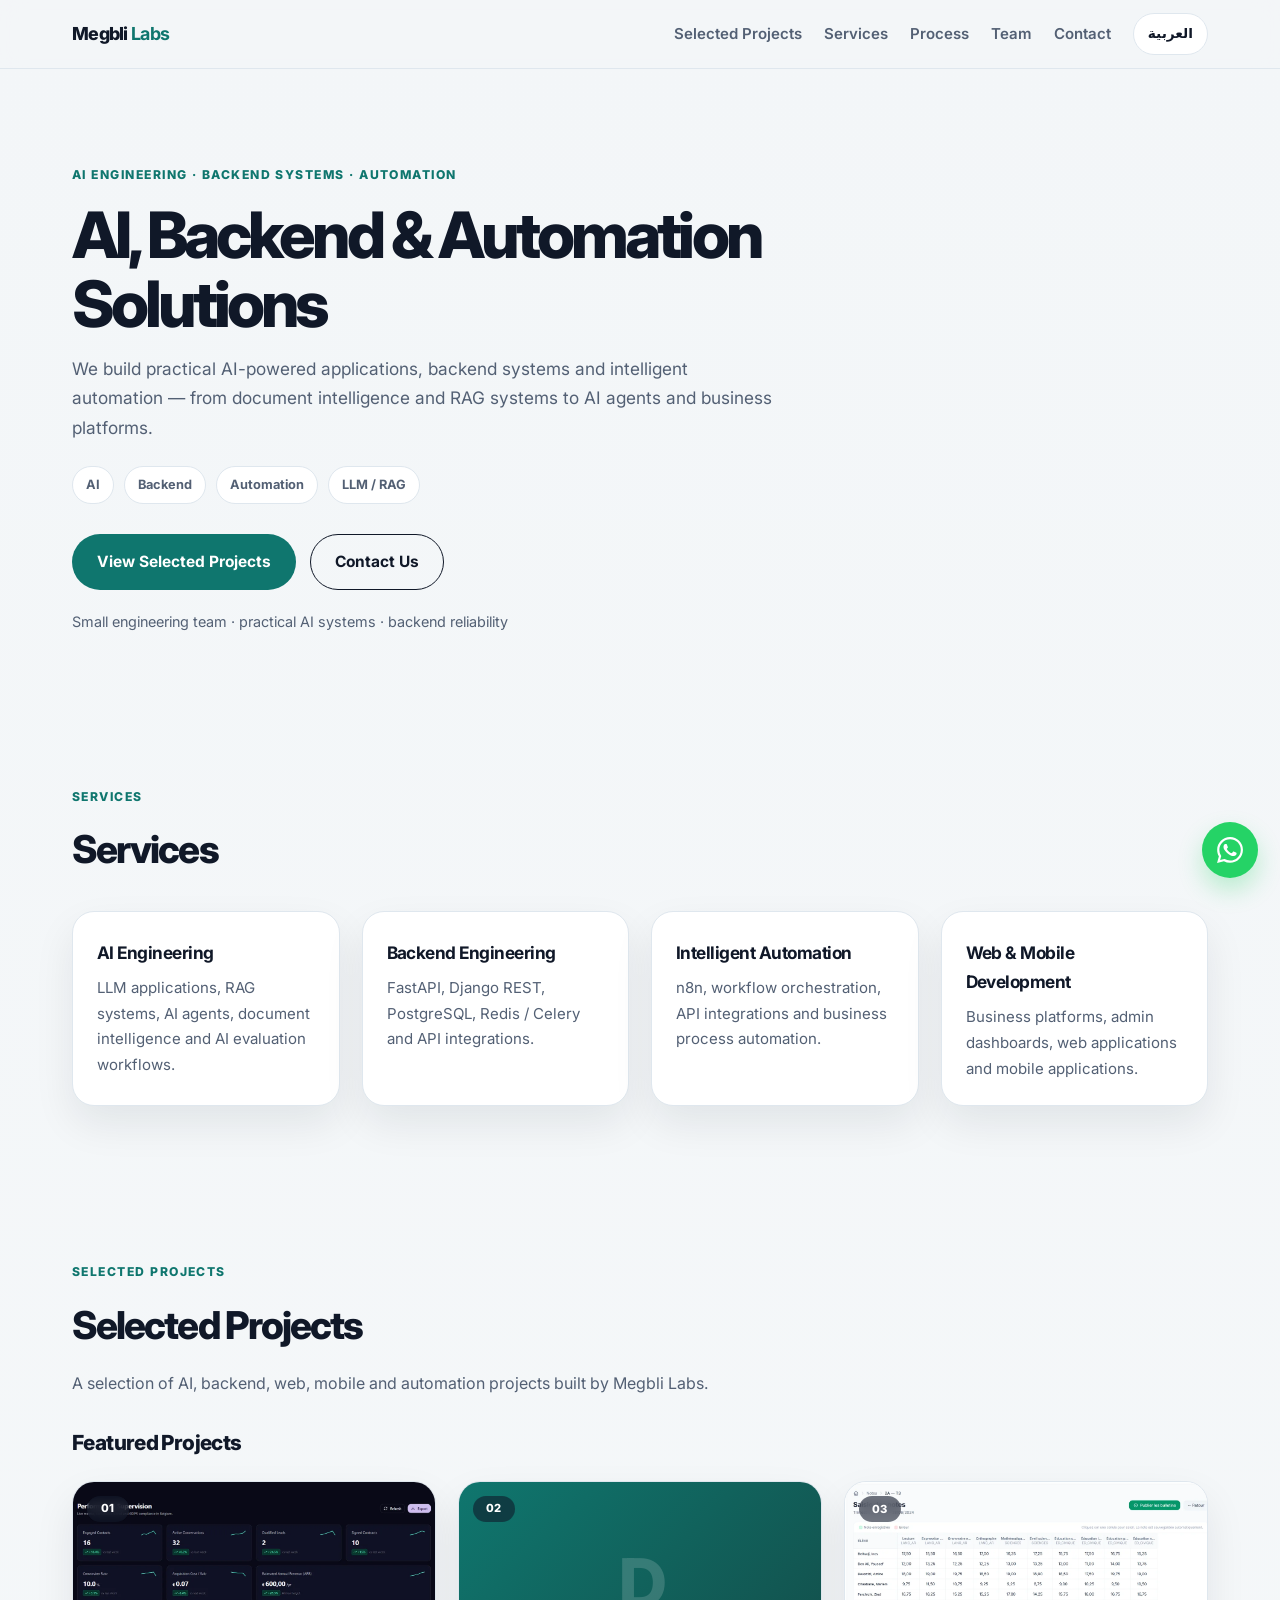
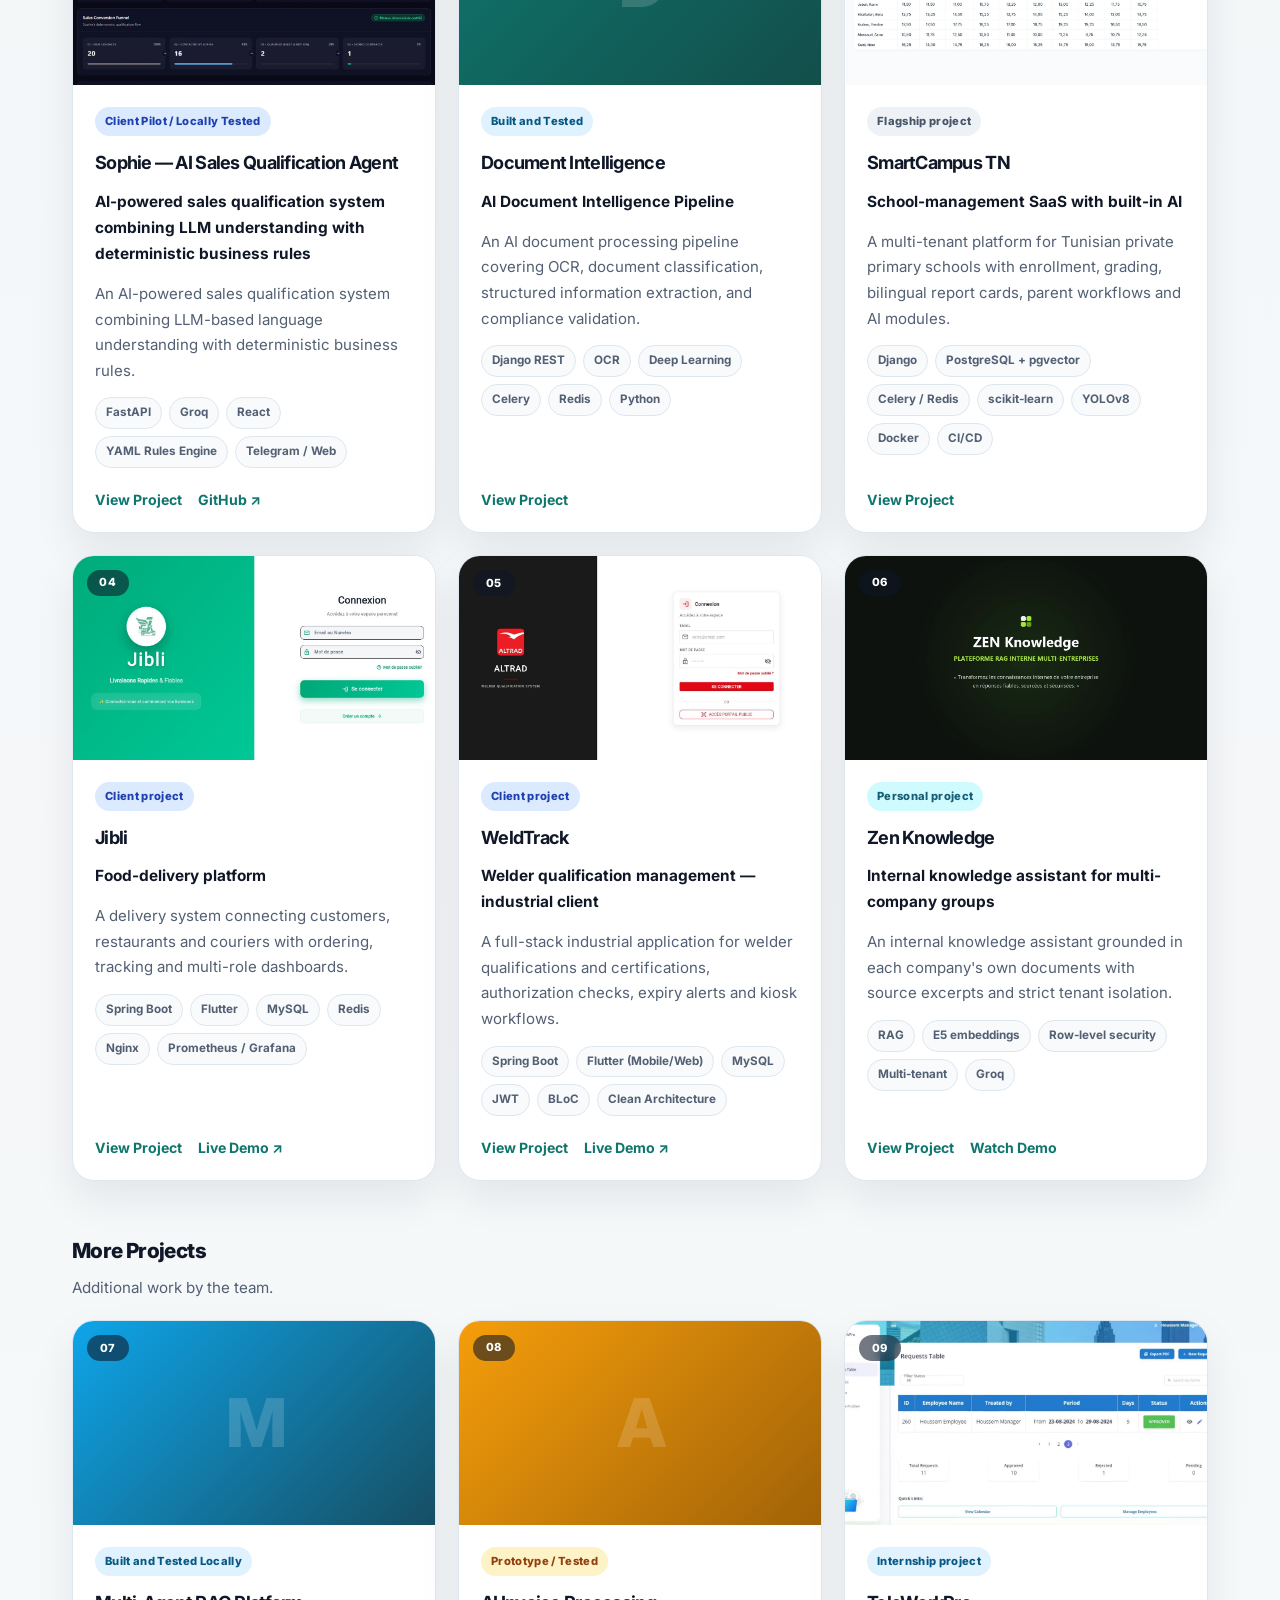
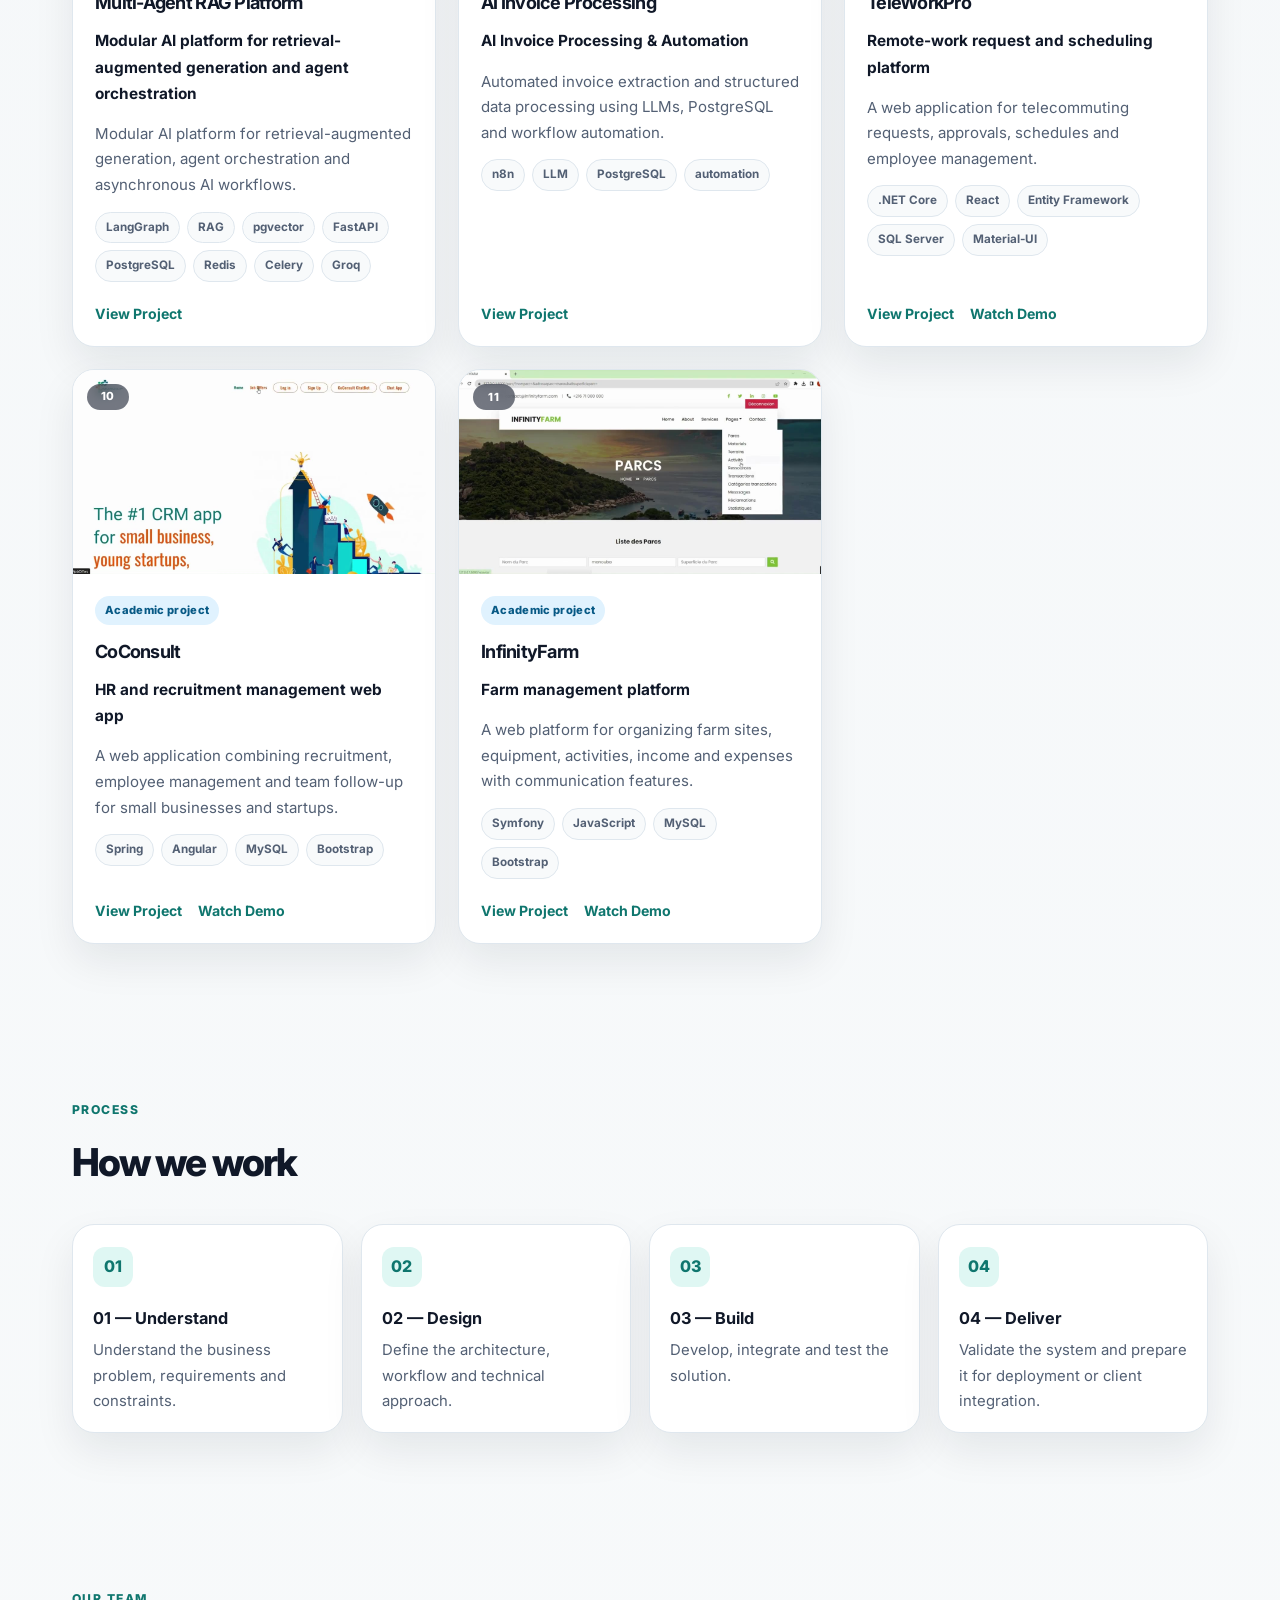
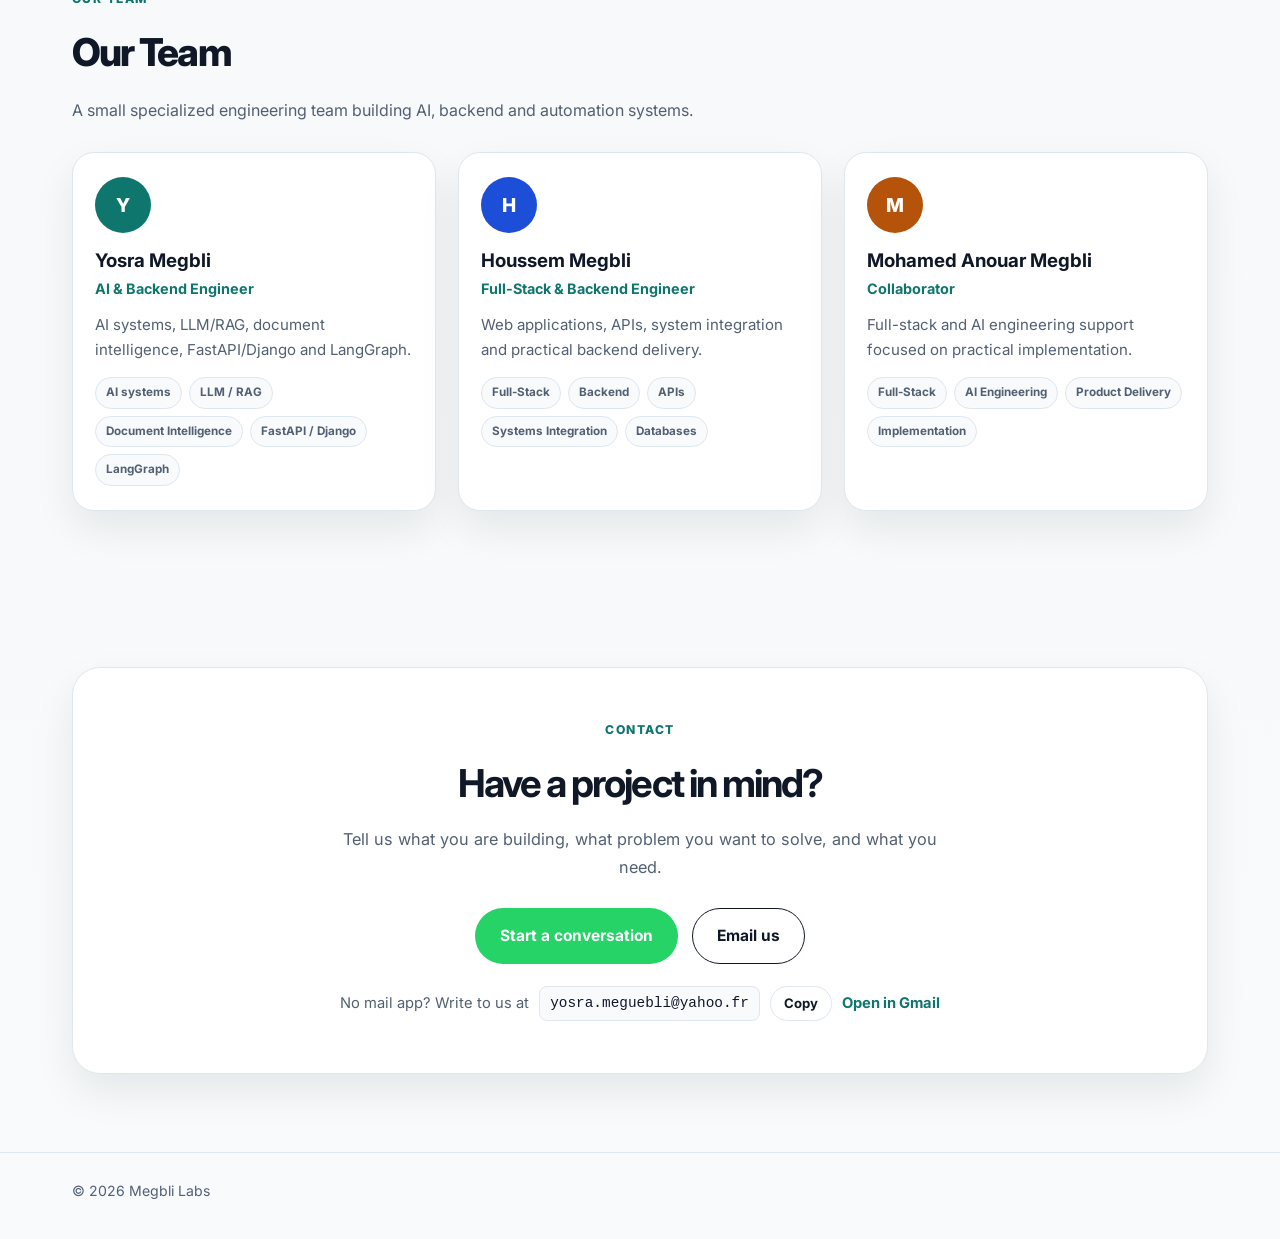
<file: index.html>
<!DOCTYPE html>
<html lang="en" dir="ltr">
<head>
  <meta charset="UTF-8">
  <meta name="viewport" content="width=device-width, initial-scale=1.0">
  <title>Megbli Labs | AI, Backend & Automation Solutions</title>
  <meta name="description" content="Megbli Labs builds AI-powered applications, backend systems, RAG platforms, document intelligence solutions and intelligent automation.">
  <meta property="og:title" content="Megbli Labs | AI, Backend & Automation Solutions">
  <meta property="og:description" content="Megbli Labs builds AI-powered applications, backend systems, RAG platforms, document intelligence solutions and intelligent automation.">
  <meta property="og:type" content="website">
  <meta property="og:url" content="https://yosra-megbli.github.io/megbli-labs/">
  <link rel="canonical" href="https://yosra-megbli.github.io/megbli-labs/">
  <link rel="preconnect" href="https://fonts.googleapis.com">
  <link href="https://fonts.googleapis.com/css2?family=Inter:wght@400;500;600;700;800&family=IBM+Plex+Sans+Arabic:wght@400;500;600;700&display=swap" rel="stylesheet">
  <link rel="stylesheet" href="css/style.css?v=20260920b">
</head>
<body data-page="home">
  <nav class="nav"><div class="container nav-inner"><a href="index.html" class="logo">Megbli<b> Labs</b></a><div class="nav-right"><div class="nav-links"><a href="#work" data-i18n="nav.work">Selected Projects</a><a href="#services" data-i18n="nav.services">Services</a><a href="#process" data-i18n="nav.process">Process</a><a href="#team" data-i18n="nav.team">Team</a><a href="#contact" data-i18n="nav.contact">Contact</a></div><button id="lang-toggle" class="lang-btn" type="button" aria-label="Switch language to Arabic">العربية</button></div></div></nav>
  <main>
  <header class="hero container"><p class="eyebrow" data-i18n="hero.eyebrow">AI engineering · backend systems · automation</p><h1 data-i18n="hero.h1">AI, Backend &amp; Automation Solutions</h1><p class="sub" data-i18n="hero.sub">We build practical AI-powered applications, backend systems and intelligent automation — from document intelligence and RAG systems to AI agents and business platforms.</p><div class="chips-row"><span>AI</span><span>Backend</span><span>Automation</span><span>LLM / RAG</span></div><div class="hero-ctas"><a class="btn btn-primary" href="#work" data-i18n="hero.cta1">View Selected Projects</a><a class="btn btn-ghost" href="#contact" data-i18n="hero.cta2">Contact Us</a></div><p class="trust" data-i18n="hero.trust">Small engineering team · practical AI systems · backend reliability</p></header>
  <section id="services"><div class="container"><div class="section-head"><p class="eyebrow" data-i18n="services.eyebrow">Services</p><h2 data-i18n="services.h2">Services</h2></div><div class="grid grid-3" id="services-grid"></div></div></section>
  <section id="work"><div class="container"><div class="section-head"><p class="eyebrow" data-i18n="work.eyebrow">Selected Projects</p><h2 data-i18n="work.h2">Selected Projects</h2><p class="lead" data-i18n="work.subtitle">A selection of AI, backend, web, mobile and automation projects built by Megbli Labs.</p></div><h3 class="subhead" data-i18n="work.featured">Featured Projects</h3><div class="grid grid-projects" id="projects-grid"></div><h3 class="subhead" data-i18n="work.more_h">More Projects</h3><p class="subhead-lead" data-i18n="work.more_sub">Additional work by the team.</p><div class="grid grid-projects" id="more-grid"></div></div></section>
  <section id="process"><div class="container"><div class="section-head"><p class="eyebrow" data-i18n="process.eyebrow">Process</p><h2 data-i18n="process.h2">How we work</h2></div><ol class="process" id="process-list"></ol></div></section>
  <section id="team"><div class="container"><div class="section-head"><p class="eyebrow" data-i18n="team.eyebrow">Our Team</p><h2 data-i18n="team.h2">Our Team</h2><p class="lead" data-i18n="team.intro">A small specialized engineering team building AI, backend and automation systems.</p></div><div class="grid grid-3" id="team-grid"></div></div></section>
  <section id="contact"><div class="container"><div class="contact-box"><p class="eyebrow" data-i18n="contact.eyebrow">Contact</p><h2 data-i18n="contact.h2">Have a project in mind?</h2><p class="lead" data-i18n="contact.sub">Tell us what you are building, what problem you want to solve, and what you need.</p><div class="contact-ctas"><a class="btn btn-wa" data-wa href="#" target="_blank" rel="noopener" data-i18n="contact.wa">Start a conversation</a><a class="btn btn-mail" href="mailto:yosra.meguebli@yahoo.fr?subject=Project%20inquiry" data-i18n="contact.mail">Email us</a></div><div id="mail-fallback"></div></div></div></section>
  </main>
  <footer><div class="container"><p data-i18n="footer">© 2026 Megbli Labs</p></div></footer>
  <a class="wa-float" data-wa href="#" target="_blank" rel="noopener" aria-label="Chat on WhatsApp"><svg viewBox="0 0 24 24" aria-hidden="true"><path d="M17.472 14.382c-.297-.149-1.758-.867-2.03-.967-.273-.099-.471-.148-.67.15-.197.297-.767.966-.94 1.164-.173.199-.347.223-.644.075-.297-.15-1.255-.463-2.39-1.475-.883-.788-1.48-1.761-1.653-2.059-.173-.297-.018-.458.13-.606.134-.133.298-.347.446-.52.149-.174.198-.298.298-.497.099-.198.05-.371-.025-.52-.075-.149-.669-1.612-.916-2.207-.242-.579-.487-.5-.669-.51-.173-.008-.371-.01-.57-.01-.198 0-.52.074-.792.372-.272.297-1.04 1.016-1.04 2.479 0 1.462 1.065 2.875 1.213 3.074.149.198 2.096 3.2 5.077 4.487.709.306 1.262.489 1.694.625.712.227 1.36.195 1.871.118.571-.085 1.758-.719 2.006-1.413.248-.694.248-1.289.173-1.413-.074-.124-.272-.198-.57-.347m-5.421 7.403h-.004a9.87 9.87 0 01-5.031-1.378l-.361-.214-3.741.982.998-3.648-.235-.374a9.86 9.86 0 01-1.51-5.26c.001-5.45 4.436-9.884 9.888-9.884 2.64 0 5.122 1.03 6.988 2.898a9.825 9.825 0 012.893 6.994c-.003 5.45-4.437 9.884-9.885 9.884m8.413-18.297A11.815 11.815 0 0012.05 0C5.495 0 .16 5.335.157 11.892c0 2.096.547 4.142 1.588 5.945L.057 24l6.305-1.654a11.882 11.882 0 005.683 1.448h.005c6.554 0 11.89-5.335 11.893-11.893a11.821 11.821 0 00-3.48-8.413Z"/></svg></a>
  <script src="js/i18n.js?v=20260920b"></script><script src="js/main.js?v=20260920b"></script>
</body></html>
</file>
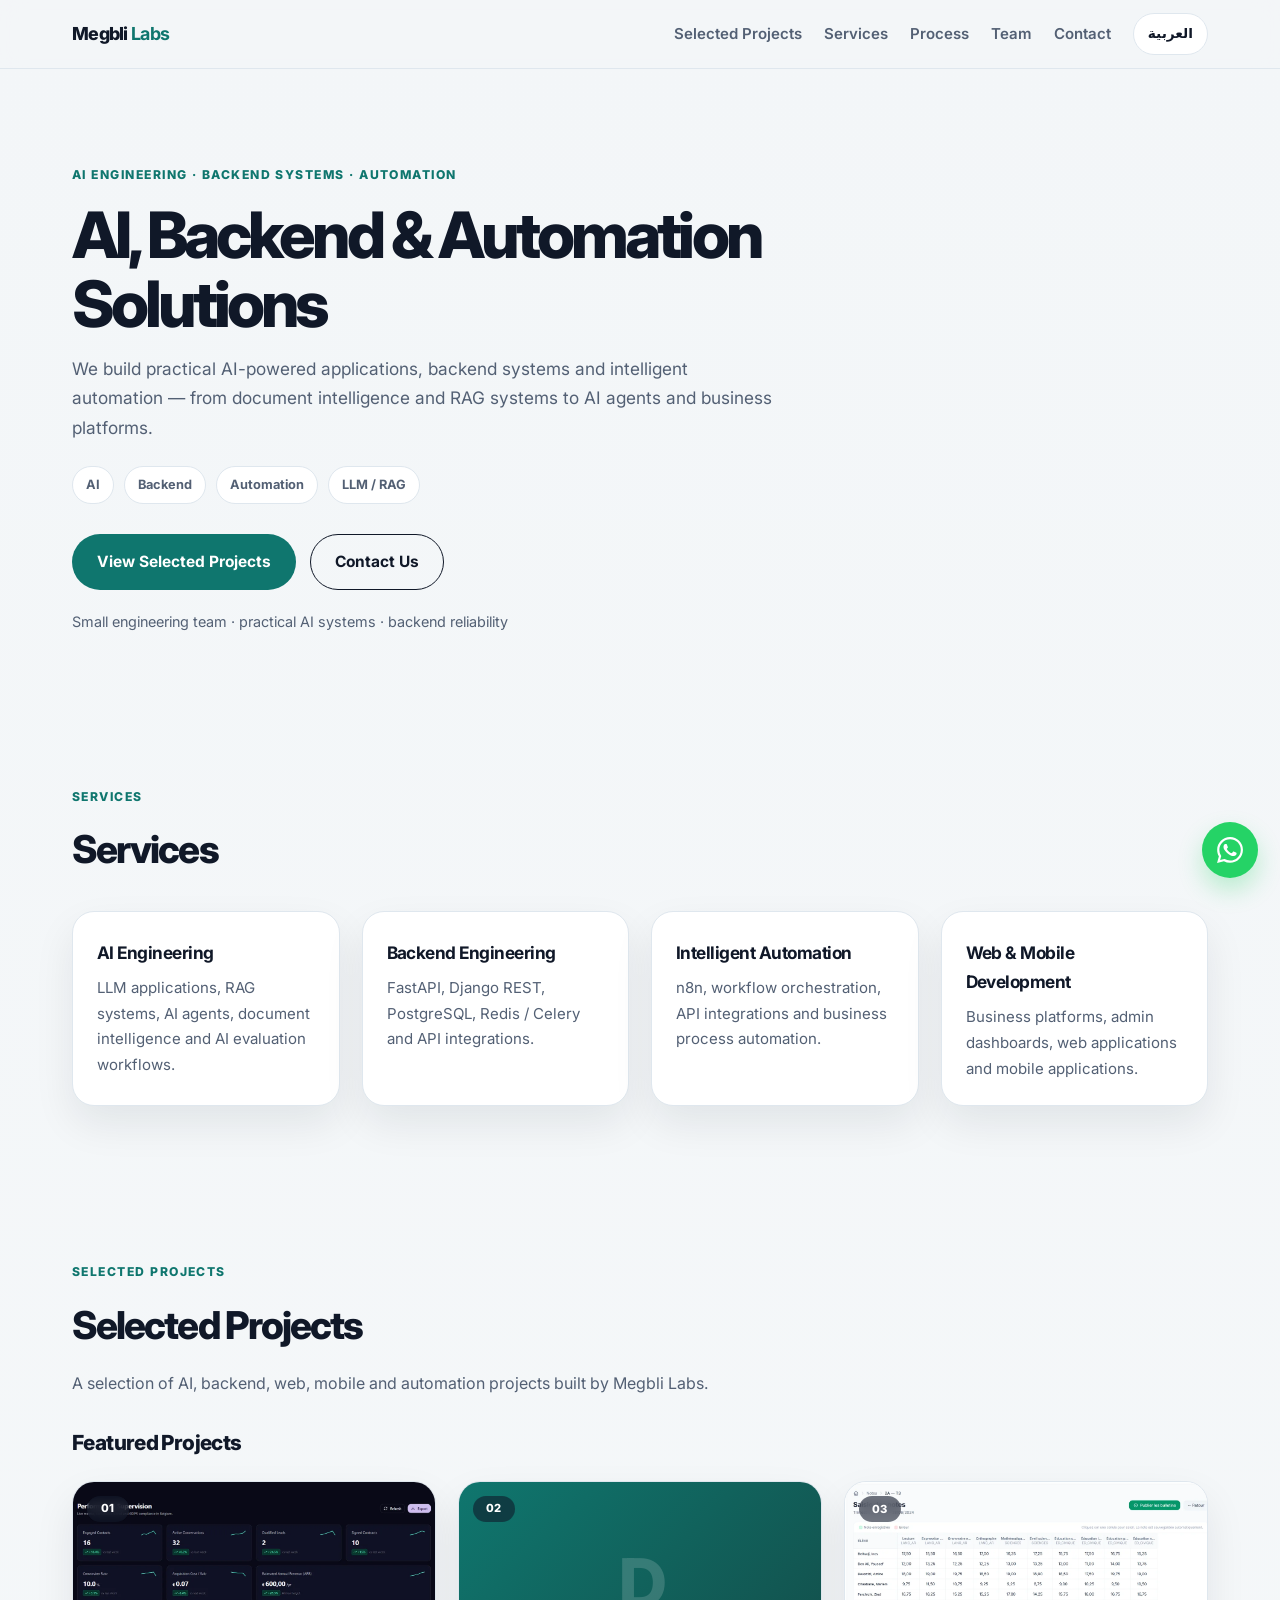
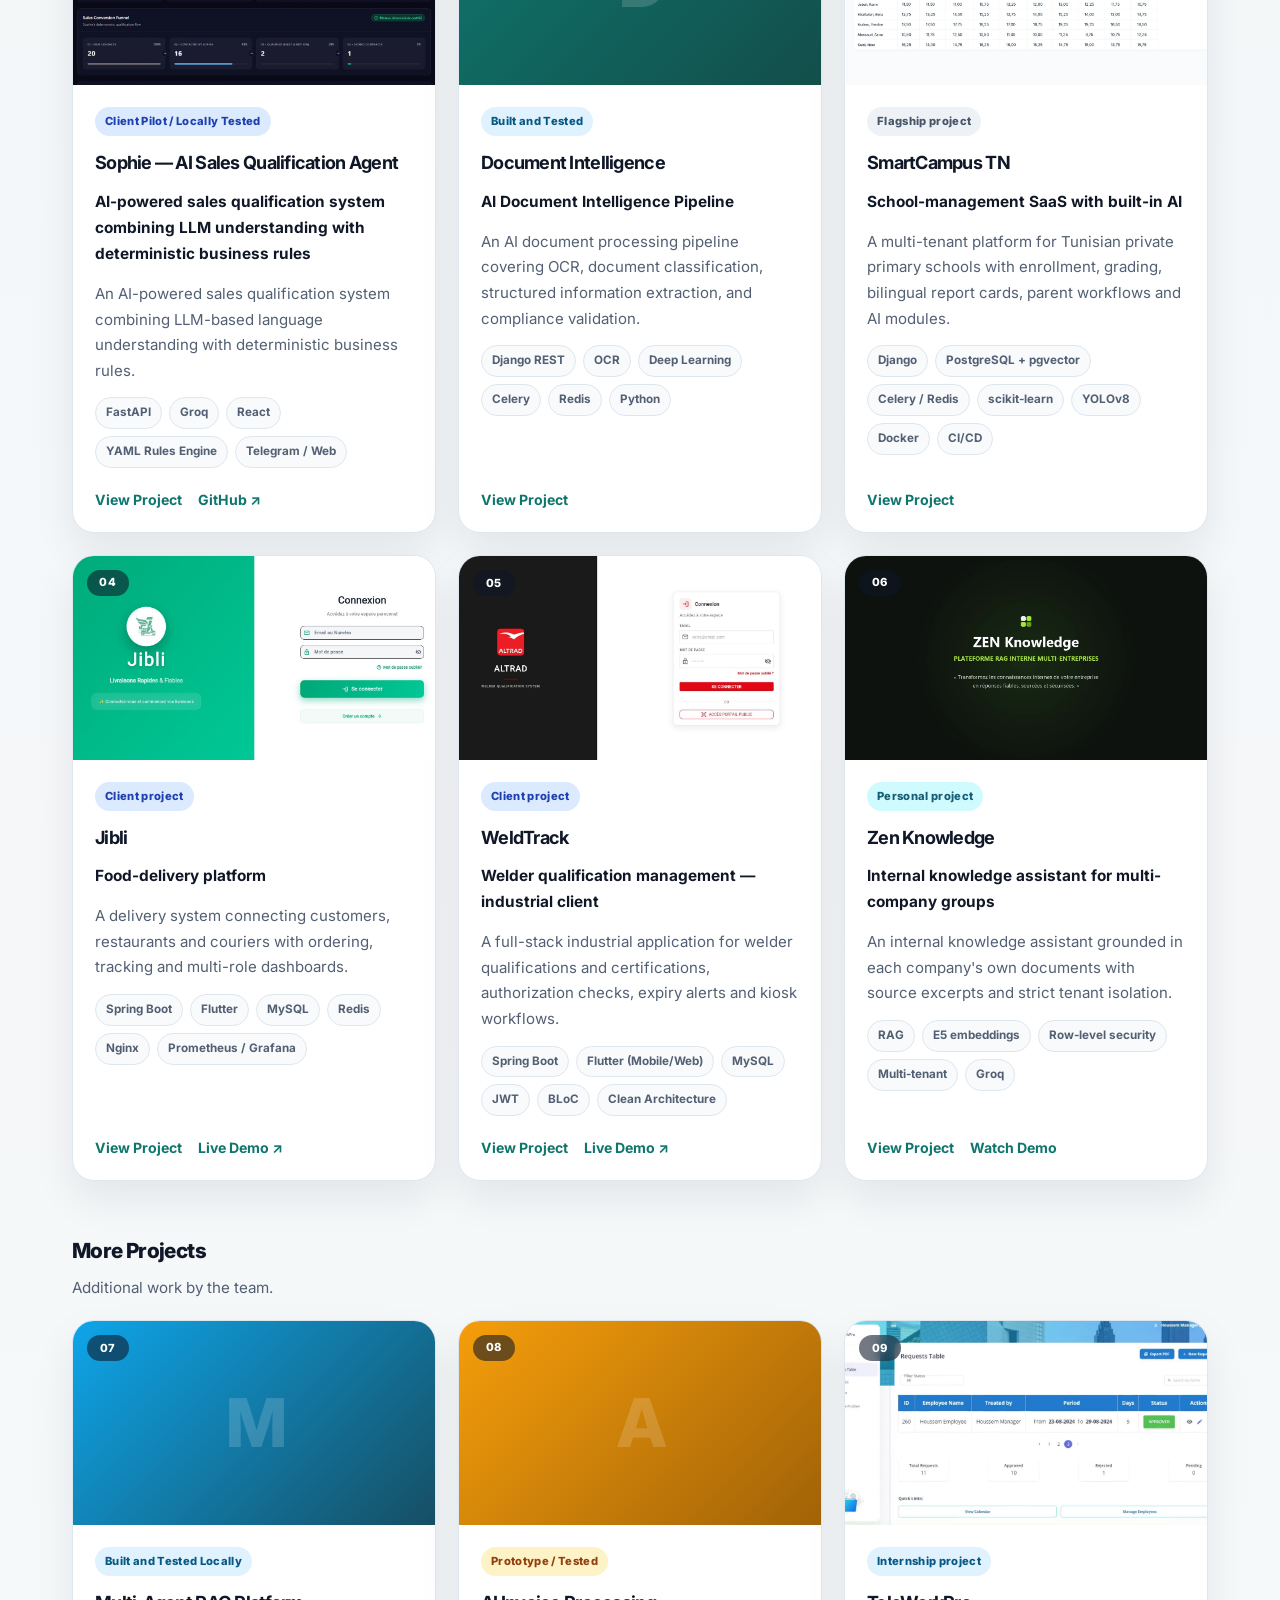
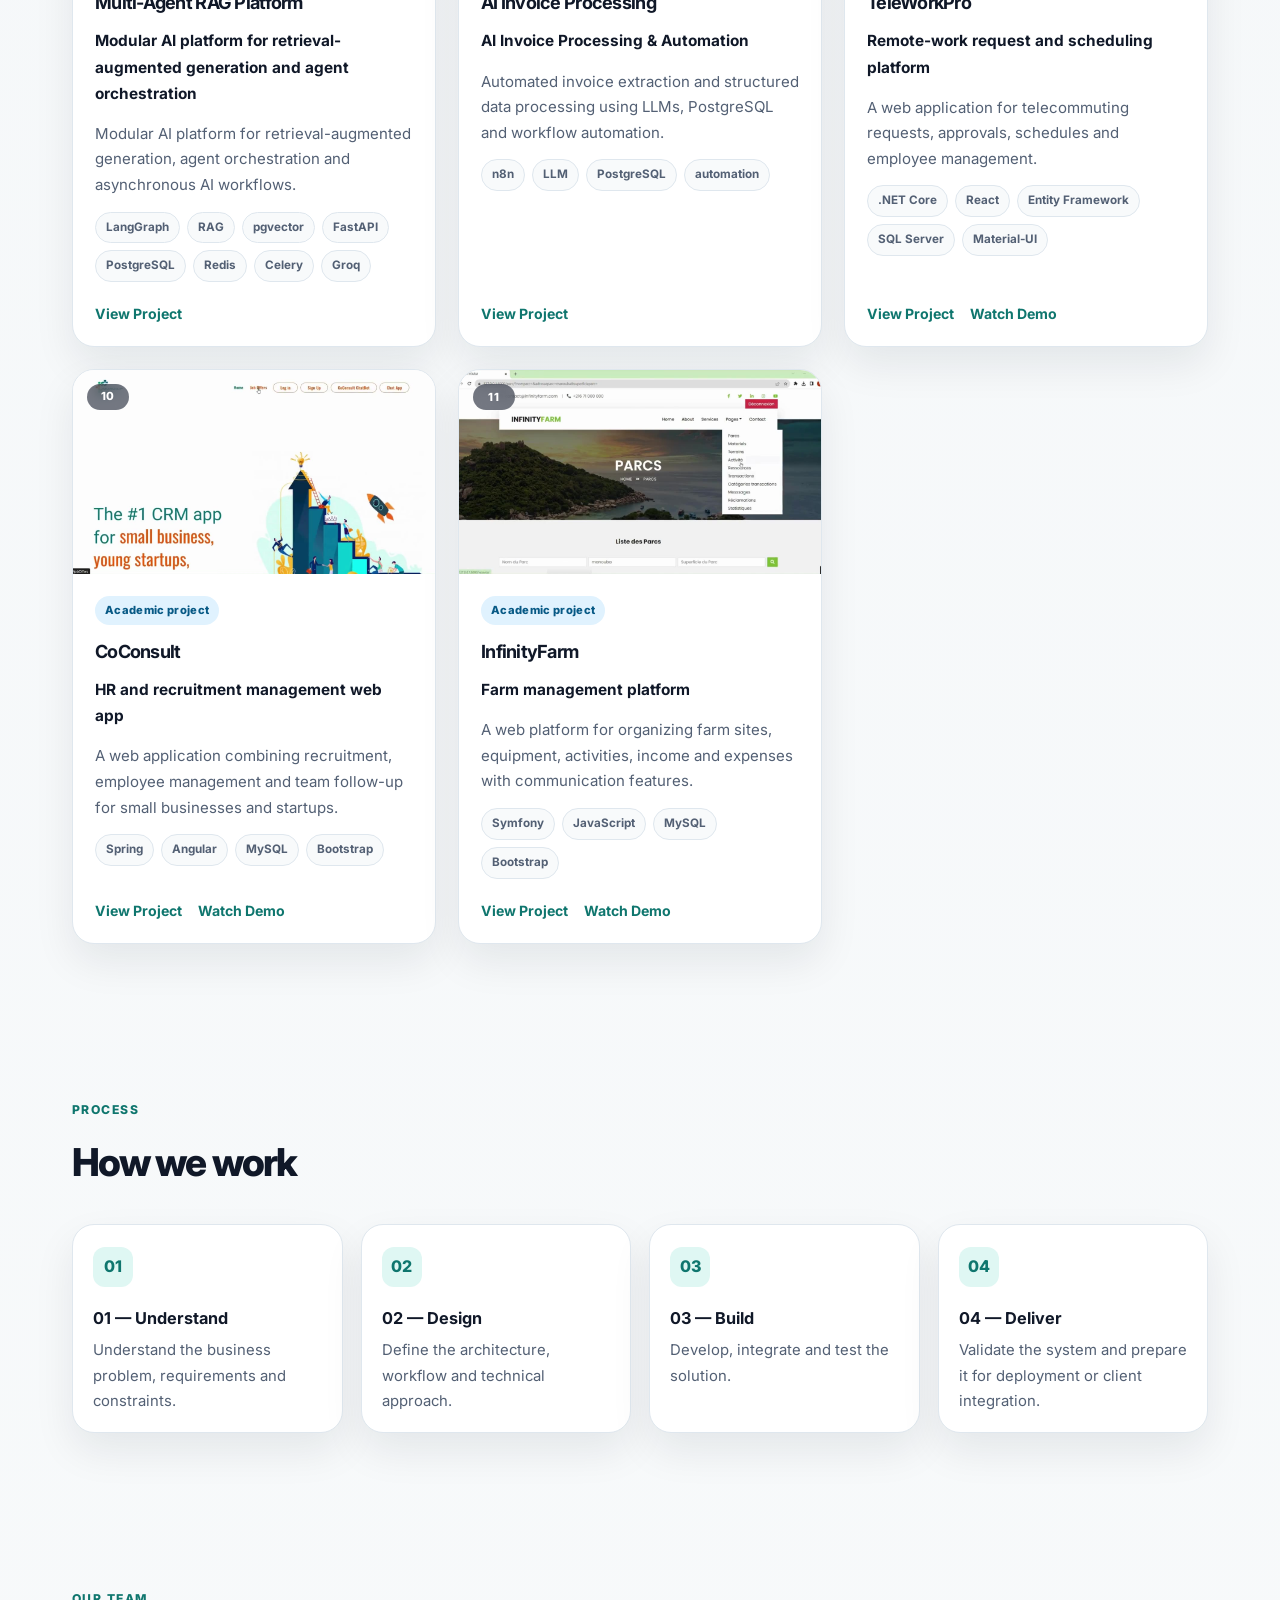
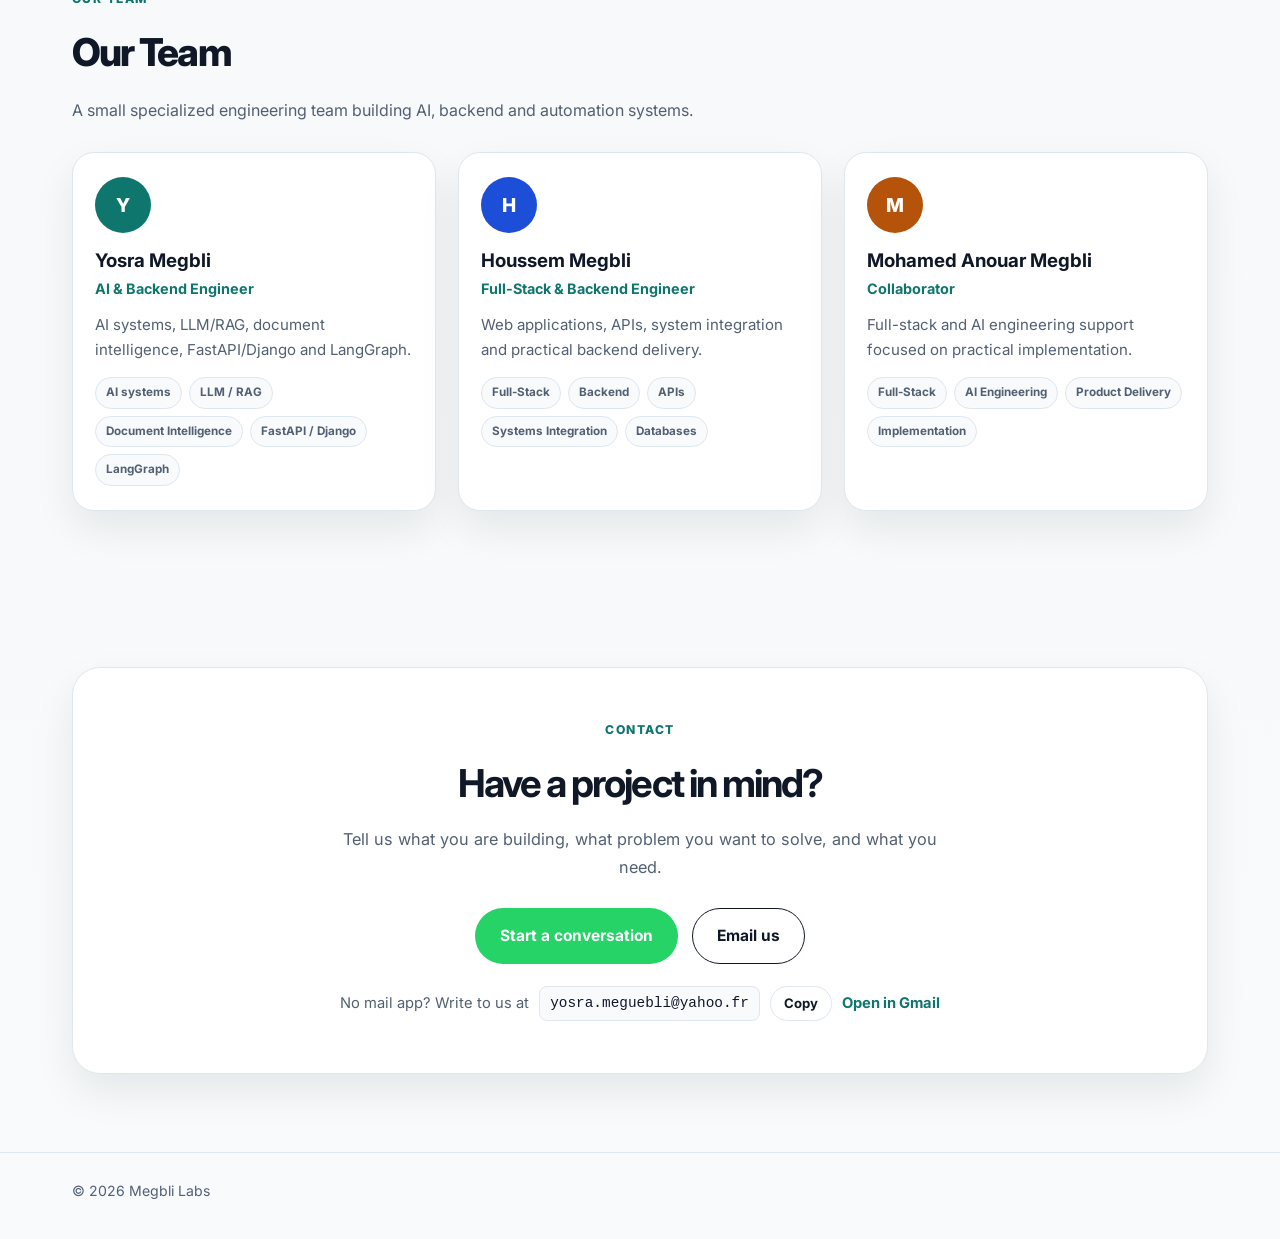
<file: project.html>
<!DOCTYPE html>
<html lang="en" dir="ltr">
<head>
  <meta charset="UTF-8">
  <meta name="viewport" content="width=device-width, initial-scale=1.0">
  <title>Megbli Labs | AI, Backend & Automation Solutions</title>
  <meta name="description" content="Megbli Labs builds AI-powered applications, backend systems, RAG platforms, document intelligence solutions and intelligent automation.">
  <meta property="og:title" content="Megbli Labs | AI, Backend & Automation Solutions">
  <meta property="og:description" content="Megbli Labs builds AI-powered applications, backend systems, RAG platforms, document intelligence solutions and intelligent automation.">
  <link rel="preconnect" href="https://fonts.googleapis.com">
  <link href="https://fonts.googleapis.com/css2?family=Inter:wght@400;600;700;800&family=IBM+Plex+Sans+Arabic:wght@400;600;700&display=swap" rel="stylesheet">
  <link rel="stylesheet" href="css/style.css?v=20260920b">
</head>
<body data-page="project">
  <nav class="nav">
    <div class="container nav-inner">
      <a href="index.html" class="logo">Megbli<b> Labs</b></a>
      <button id="lang-toggle" class="lang-btn" type="button" aria-label="Switch language to Arabic">العربية</button>
    </div>
  </nav>

  <main class="container page-wrap"><div id="project"></div></main>

  <a class="wa-float" data-wa href="#" target="_blank" rel="noopener" aria-label="Chat on WhatsApp">
    <svg viewBox="0 0 24 24" aria-hidden="true"><path d="M17.472 14.382c-.297-.149-1.758-.867-2.03-.967-.273-.099-.471-.148-.67.15-.197.297-.767.966-.94 1.164-.173.199-.347.223-.644.075-.297-.15-1.255-.463-2.39-1.475-.883-.788-1.48-1.761-1.653-2.059-.173-.297-.018-.458.13-.606.134-.133.298-.347.446-.52.149-.174.198-.298.298-.497.099-.198.05-.371-.025-.52-.075-.149-.669-1.612-.916-2.207-.242-.579-.487-.5-.669-.51-.173-.008-.371-.01-.57-.01-.198 0-.52.074-.792.372-.272.297-1.04 1.016-1.04 2.479 0 1.462 1.065 2.875 1.213 3.074.149.198 2.096 3.2 5.077 4.487.709.306 1.262.489 1.694.625.712.227 1.36.195 1.871.118.571-.085 1.758-.719 2.006-1.413.248-.694.248-1.289.173-1.413-.074-.124-.272-.198-.57-.347m-5.421 7.403h-.004a9.87 9.87 0 01-5.031-1.378l-.361-.214-3.741.982.998-3.648-.235-.374a9.86 9.86 0 01-1.51-5.26c.001-5.45 4.436-9.884 9.888-9.884 2.64 0 5.122 1.03 6.988 2.898a9.825 9.825 0 012.893 6.994c-.003 5.45-4.437 9.884-9.885 9.884m8.413-18.297A11.815 11.815 0 0012.05 0C5.495 0 .16 5.335.157 11.892c0 2.096.547 4.142 1.588 5.945L.057 24l6.305-1.654a11.882 11.882 0 005.683 1.448h.005c6.554 0 11.89-5.335 11.893-11.893a11.821 11.821 0 00-3.48-8.413Z"/></svg>
  </a>

  <script src="js/i18n.js?v=20260920b"></script>
  <script src="js/main.js?v=20260920b"></script>
</body>
</html>
</file>
<file: css/style.css>
/* ============ Megbli Labs ============ */
:root {
  --bg: #f3f6f8;
  --bg-strong: #eef3f7;
  --surface: #ffffff;
  --surface-alt: #f8fafb;
  --ink: #101828;
  --muted: #536074;
  --line: #dfe7ee;
  --accent: #0f766e;
  --accent-strong: #0a5c57;
  --accent-soft: #dff7f3;
  --shadow: 0 18px 40px rgba(16, 24, 40, 0.08);
  --radius: 22px;
  --radius-sm: 14px;
  --max: 1180px;
}

* { box-sizing: border-box; margin: 0; padding: 0; }
html { scroll-behavior: smooth; }
body {
  font-family: 'Inter', system-ui, -apple-system, BlinkMacSystemFont, 'Segoe UI', sans-serif;
  background: linear-gradient(180deg, var(--bg) 0%, #f8fafb 100%);
  color: var(--ink);
  line-height: 1.7;
}
html[lang="ar"] body {
  font-family: 'IBM Plex Sans Arabic', 'Inter', sans-serif;
  line-height: 1.85;
}
img { max-width: 100%; display: block; }
a { color: inherit; text-decoration: none; }
button, input, textarea, select { font: inherit; }
.container { max-width: var(--max); margin-inline: auto; padding-inline: 22px; }

.nav {
  position: sticky;
  top: 0;
  z-index: 1000;
  background: rgba(243, 246, 248, 0.82);
  backdrop-filter: blur(12px);
  -webkit-backdrop-filter: blur(12px);
  border-bottom: 1px solid var(--line);
}
.nav-inner {
  display: flex;
  align-items: center;
  justify-content: space-between;
  height: 68px;
  gap: 20px;
}
.logo {
  font-weight: 800;
  font-size: 1.12rem;
  letter-spacing: -0.04em;
}
.logo b { color: var(--accent); }
.nav-right { display: flex; align-items: center; gap: 22px; }
.nav-links {
  display: flex;
  align-items: center;
  gap: 22px;
  color: var(--muted);
  font-size: 0.94rem;
  font-weight: 600;
}
.nav-links a { transition: color 0.2s ease; }
.nav-links a:hover,
.nav-links a:focus-visible { color: var(--ink); }
.lang-btn {
  border: 1px solid var(--line);
  background: var(--surface);
  border-radius: 999px;
  padding: 8px 14px;
  font-size: 0.86rem;
  font-weight: 700;
  color: var(--ink);
  cursor: pointer;
  transition: transform 0.2s ease, border-color 0.2s ease;
}
.lang-btn:hover,
.lang-btn:focus-visible {
  transform: translateY(-1px);
  border-color: #c3ced8;
}

.btn {
  display: inline-flex;
  align-items: center;
  justify-content: center;
  gap: 8px;
  padding: 0.88rem 1.5rem;
  border-radius: 999px;
  border: 1.5px solid transparent;
  font-weight: 700;
  font-size: 0.97rem;
  transition: transform 0.2s ease, box-shadow 0.2s ease, border-color 0.2s ease, background 0.2s ease;
}
.btn:hover,
.btn:focus-visible {
  transform: translateY(-1px);
  box-shadow: 0 10px 20px rgba(0, 0, 0, 0.06);
}
.btn-primary {
  background: var(--accent);
  color: #fff;
}
.btn-primary:hover,
.btn-primary:focus-visible { background: var(--accent-strong); }
.btn-ghost {
  border-color: var(--ink);
  background: transparent;
  color: var(--ink);
}
.btn-ghost:hover,
.btn-ghost:focus-visible { background: var(--ink); color: #fff; }
.btn-wa {
  background: #25d366;
  color: #fff;
}
.btn-wa:hover,
.btn-wa:focus-visible { background: #1ebc5a; }
.btn-mail {
  background: transparent;
  border-color: var(--ink);
  color: var(--ink);
}
.btn-mail:hover,
.btn-mail:focus-visible { background: var(--ink); color: #fff; }

.hero {
  padding-block: 96px 74px;
}
.eyebrow {
  color: var(--accent);
  font-size: 0.76rem;
  font-weight: 800;
  letter-spacing: 0.12em;
  text-transform: uppercase;
}
.hero h1 {
  margin: 14px 0 16px;
  max-width: 860px;
  font-size: clamp(2.6rem, 5vw, 4.1rem);
  line-height: 1.08;
  letter-spacing: -0.06em;
  font-weight: 800;
}
.hero .sub {
  max-width: 710px;
  color: var(--muted);
  font-size: 1.08rem;
}
.chips-row {
  display: flex;
  flex-wrap: wrap;
  gap: 10px;
  margin-top: 24px;
  margin-bottom: 30px;
}
.chips-row span {
  background: var(--surface);
  border: 1px solid var(--line);
  border-radius: 999px;
  padding: 7px 13px;
  font-size: 0.8rem;
  font-weight: 700;
  color: var(--muted);
}
.hero-ctas {
  display: flex;
  flex-wrap: wrap;
  gap: 14px;
  margin-bottom: 20px;
}
.trust {
  color: var(--muted);
  font-size: 0.9rem;
}

section {
  padding: 78px 0;
}
.section-head {
  margin-bottom: 28px;
}
.section-head h2 {
  margin-top: 10px;
  font-size: clamp(1.8rem, 3vw, 2.5rem);
  letter-spacing: -0.05em;
  font-weight: 800;
}
.section-head .lead {
  color: var(--muted);
  max-width: 700px;
  margin-top: 12px;
  font-size: 1rem;
}

.grid {
  display: grid;
  gap: 22px;
}
.subhead {
  margin: 52px 0 6px;
  font-size: 1.3rem;
  font-weight: 800;
  letter-spacing: -0.03em;
}
.section-head + .subhead { margin-top: 8px; }
.subhead-lead {
  margin-bottom: 4px;
  color: var(--muted);
  font-size: 0.95rem;
}
.subhead + .grid,
.subhead-lead + .grid { margin-top: 20px; }
.grid-3 { grid-template-columns: repeat(auto-fit, minmax(240px, 1fr)); }
.grid-projects { grid-template-columns: repeat(auto-fit, minmax(290px, 1fr)); }

.card {
  background: var(--surface);
  border: 1px solid var(--line);
  border-radius: var(--radius);
  box-shadow: var(--shadow);
  transition: transform 0.2s ease, border-color 0.2s ease;
}
.service {
  padding: 26px 24px 24px;
}
.service h3 {
  margin-bottom: 8px;
  font-size: 1.08rem;
  letter-spacing: -0.03em;
}
.service p {
  color: var(--muted);
  font-size: 0.94rem;
}

.card:hover,
.card:focus-within {
  transform: translateY(-3px);
  border-color: #c5d1dc;
}

.project {
  overflow: hidden;
  display: flex;
  flex-direction: column;
  min-height: 100%;
}
.cover {
  position: relative;
  display: flex;
  align-items: center;
  justify-content: center;
  aspect-ratio: 16 / 9;
  background-size: cover;
  background-position: top center;
  overflow: hidden;
}
.cover .initial {
  font-size: 4.2rem;
  font-weight: 800;
  letter-spacing: -0.06em;
  color: rgba(255, 255, 255, 0.16);
}
.project .body {
  display: flex;
  flex: 1;
  flex-direction: column;
  gap: 14px;
  padding: 22px 22px 20px;
}
.cover .project-index {
  position: absolute;
  top: 14px;
  inset-inline-start: 14px;
  display: inline-flex;
  align-items: center;
  justify-content: center;
  min-width: 42px;
  height: 26px;
  padding: 0 10px;
  border-radius: 999px;
  background: rgba(16, 24, 40, 0.58);
  -webkit-backdrop-filter: blur(6px);
  backdrop-filter: blur(6px);
  color: #fff;
  font-size: 0.7rem;
  font-weight: 800;
  letter-spacing: 0.08em;
}
.cover .project-index:empty { display: none; }
.meta {
  display: flex;
  align-items: center;
  justify-content: space-between;
  gap: 10px;
  min-height: 28px;
}
.credit {
  color: var(--muted);
  font-size: 0.72rem;
  line-height: 1.5;
}
.project h3 {
  font-size: 1.13rem;
  line-height: 1.35;
  letter-spacing: -0.04em;
  margin: 0;
}
.tagline {
  font-size: 0.96rem;
  font-weight: 700;
  color: var(--ink);
}
.desc {
  color: var(--muted);
  font-size: 0.94rem;
}
.project .desc {
  display: -webkit-box;
  -webkit-line-clamp: 4;
  -webkit-box-orient: vertical;
  overflow: hidden;
}
.chips {
  display: flex;
  flex-wrap: wrap;
  gap: 7px;
}
.chip {
  display: inline-flex;
  align-items: center;
  border-radius: 999px;
  background: var(--surface-alt);
  border: 1px solid var(--line);
  color: var(--muted);
  font-size: 0.73rem;
  font-weight: 700;
  padding: 5px 10px;
}
.links {
  display: flex;
  flex-wrap: wrap;
  gap: 16px;
  margin-top: auto;
  padding-top: 6px;
  font-weight: 700;
  font-size: 0.88rem;
}
.links a { color: var(--accent); }
.badge {
  display: inline-flex;
  align-items: center;
  justify-content: center;
  border-radius: 999px;
  padding: 5px 10px;
  font-size: 0.7rem;
  font-weight: 800;
  letter-spacing: 0.03em;
  white-space: nowrap;
}
.badge.live { background: #dcfce7; color: #166534; }
.badge.client { background: #dbeafe; color: #1e40af; }
.badge.demo { background: #fef3c7; color: #92400e; }
.badge.rnd { background: #ede9fe; color: #5b21b6; }
.badge.personal { background: #cffafe; color: #155e75; }
.badge.internship { background: #fce7f3; color: #9d174d; }
.badge.academic { background: #e0e7ff; color: #3730a3; }
.badge.tested { background: #e0f2fe; color: #075985; }
.badge.prototype { background: #fef3c7; color: #92400e; }
.badge.neutral { background: #eef2f6; color: #475569; }

.process {
  list-style: none;
  display: grid;
  grid-template-columns: repeat(auto-fit, minmax(240px, 1fr));
  gap: 18px;
}
.process li {
  background: var(--surface);
  border: 1px solid var(--line);
  border-radius: var(--radius);
  padding: 22px 20px 18px;
  box-shadow: var(--shadow);
}
.process li::before {
  counter-increment: step;
  content: "0" counter(step);
  display: inline-flex;
  align-items: center;
  justify-content: center;
  width: 40px;
  height: 40px;
  border-radius: 12px;
  background: var(--accent-soft);
  color: var(--accent);
  font-weight: 800;
  margin-bottom: 18px;
}
.process {
  counter-reset: step;
}
.process h3 {
  margin-bottom: 6px;
  font-size: 1.02rem;
}
.process p {
  color: var(--muted);
  font-size: 0.93rem;
}

.member {
  padding: 24px 22px;
}
.member .avatar {
  display: flex;
  align-items: center;
  justify-content: center;
  width: 56px;
  height: 56px;
  border-radius: 50%;
  margin-bottom: 12px;
  color: #fff;
  font-size: 1.2rem;
  font-weight: 800;
}
.member .role {
  margin-bottom: 10px;
  color: var(--accent);
  font-size: 0.9rem;
  font-weight: 700;
}
.member p {
  color: var(--muted);
  font-size: 0.94rem;
}
.member .skills {
  margin-top: 14px;
}

.contact-box {
  text-align: center;
  background: var(--surface);
  border: 1px solid var(--line);
  border-radius: 28px;
  padding: 52px 24px;
  box-shadow: var(--shadow);
}
.contact-box h2 {
  margin: 10px 0 10px;
  font-size: clamp(1.9rem, 3vw, 2.5rem);
  letter-spacing: -0.05em;
}
.contact-box .lead {
  max-width: 620px;
  margin: 0 auto 26px;
  color: var(--muted);
  font-size: 1.02rem;
}
.contact-ctas {
  display: flex;
  justify-content: center;
  flex-wrap: wrap;
  gap: 14px;
}

.contact-alt {
  display: flex;
  flex-wrap: wrap;
  align-items: center;
  justify-content: center;
  gap: 8px 10px;
  margin-top: 22px;
  color: var(--muted);
  font-size: 0.92rem;
}
.contact-alt code {
  padding: 4px 10px;
  border: 1px solid var(--line);
  border-radius: 8px;
  background: var(--surface-alt);
  color: var(--ink);
  font-family: ui-monospace, SFMono-Regular, Menlo, Consolas, monospace;
  font-size: 0.9rem;
  user-select: all;
}
.copy-btn {
  padding: 5px 13px;
  border: 1px solid var(--line);
  border-radius: 999px;
  background: var(--surface);
  color: var(--ink);
  font-size: 0.82rem;
  font-weight: 700;
  cursor: pointer;
  transition: border-color 0.2s ease;
}
.copy-btn:hover,
.copy-btn:focus-visible { border-color: var(--accent); color: var(--accent); }
.contact-alt a { color: var(--accent); font-weight: 700; }
.demo-box .contact-alt { justify-content: flex-start; margin-top: 16px; }

.page-wrap {
  padding: 52px 0 70px;
}
.backlink {
  display: inline-block;
  color: var(--muted);
  font-size: 0.92rem;
  margin-bottom: 18px;
}
.phead h1 {
  margin: 10px 0 8px;
  font-size: clamp(2rem, 3.5vw, 3rem);
  letter-spacing: -0.05em;
}
.phead .tagline {
  font-size: 1.05rem;
  color: var(--muted);
}
.pcover {
  margin: 28px 0 20px;
  aspect-ratio: 16/8;
  border-radius: var(--radius);
  display: flex;
  align-items: center;
  justify-content: center;
  overflow: hidden;
}
.pcover span {
  font-size: 5rem;
  font-weight: 800;
  letter-spacing: -0.08em;
  color: rgba(255, 255, 255, 0.16);
}
.pvideo {
  margin: 28px 0 18px;
}
.pvideo video {
  width: 100%;
  display: block;
  border-radius: var(--radius);
  background: #0c1118;
  border: 1px solid var(--line);
}
.desc-lg {
  margin-bottom: 18px;
  font-size: 1.04rem;
  color: var(--ink);
  max-width: 760px;
}
.detail-grid {
  display: grid;
  grid-template-columns: repeat(auto-fit, minmax(240px, 1fr));
  gap: 18px;
  margin: 22px 0 26px;
}
.detail-card {
  background: var(--surface);
  border: 1px solid var(--line);
  border-radius: var(--radius-sm);
  padding: 18px 18px 16px;
}
.detail-card h3 {
  margin-bottom: 8px;
  font-size: 0.96rem;
  letter-spacing: -0.03em;
}
.detail-card p,
.detail-card li {
  color: var(--muted);
  font-size: 0.94rem;
}
.workflow-block {
  margin: 18px 0 26px;
  background: var(--surface);
  border: 1px solid var(--line);
  border-radius: var(--radius);
  padding: 20px;
}
.workflow-block h3 {
  margin-bottom: 14px;
  font-size: 1.04rem;
}
.workflow-flow {
  display: flex;
  flex-wrap: wrap;
  gap: 10px;
}
.workflow-step {
  display: inline-flex;
  align-items: center;
  gap: 8px;
  background: var(--surface-alt);
  border: 1px solid var(--line);
  border-radius: 999px;
  padding: 8px 12px;
  font-size: 0.82rem;
  font-weight: 700;
  color: var(--muted);
}
.workflow-step:not(:last-child)::after {
  content: "→";
  color: var(--accent);
  font-weight: 800;
}
.demo-box {
  margin: 8px 0 26px;
  background: var(--surface);
  border: 1px solid var(--line);
  border-inline-start: 4px solid var(--accent);
  border-radius: var(--radius-sm);
  padding: 20px 22px;
}
.demo-box h3 {
  margin-bottom: 6px;
  font-size: 1.02rem;
}
.demo-box p {
  max-width: 640px;
  margin-bottom: 14px;
  color: var(--muted);
  font-size: 0.94rem;
}
.cred {
  display: flex;
  flex-wrap: wrap;
  gap: 14px 30px;
  margin-bottom: 16px;
}
.cred dt {
  color: var(--muted);
  font-size: 0.72rem;
  font-weight: 800;
  letter-spacing: 0.08em;
  text-transform: uppercase;
}
.cred code {
  display: inline-block;
  margin-top: 4px;
  padding: 4px 10px;
  border: 1px solid var(--line);
  border-radius: 8px;
  background: var(--surface-alt);
  font-family: ui-monospace, SFMono-Regular, Menlo, Consolas, monospace;
  font-size: 0.92rem;
  user-select: all;
}

.features,
.result-list {
  list-style: none;
  display: grid;
  gap: 12px;
  margin: 18px 0 18px;
}
.features li,
.result-list li {
  display: flex;
  gap: 10px;
  align-items: flex-start;
  background: var(--surface);
  border: 1px solid var(--line);
  border-radius: 12px;
  padding: 12px 14px;
  color: var(--muted);
  font-size: 0.94rem;
}
.features li::before,
.result-list li::before {
  content: "✓";
  color: var(--accent);
  font-weight: 800;
}
.tech-block {
  margin: 12px 0 28px;
}
.pactions {
  display: flex;
  flex-wrap: wrap;
  gap: 14px;
  margin-top: 18px;
}
footer {
  border-top: 1px solid var(--line);
  padding: 26px 0 36px;
  color: var(--muted);
  font-size: 0.88rem;
}

.wa-float {
  position: fixed;
  right: 22px;
  bottom: 22px;
  width: 56px;
  height: 56px;
  border-radius: 50%;
  display: flex;
  align-items: center;
  justify-content: center;
  background: #25d366;
  box-shadow: 0 12px 24px rgba(37, 211, 102, 0.28);
  z-index: 500;
}
.wa-float svg {
  width: 26px;
  height: 26px;
  fill: #fff;
}
.gallery {
  display: grid;
  grid-template-columns: repeat(2, minmax(0, 1fr));
  gap: 12px;
  margin: 18px 0 24px;
}
.gallery img {
  width: 100%;
  border-radius: var(--radius-sm);
  border: 1px solid var(--line);
}

@media (max-width: 760px) {
  .nav-links { display: none; }
  .hero { padding-top: 76px; }
  .hero h1 { max-width: 100%; }
  .contact-box { padding-inline: 18px; }
}

@media (max-width: 560px) {
  .container { padding-inline: 16px; }
  .hero { padding-top: 68px; }
  .btn { width: 100%; }
  .hero-ctas,
  .contact-ctas,
  .pactions { width: 100%; }
  .hero-ctas .btn,
  .contact-ctas .btn,
  .pactions .btn { flex: 1 1 100%; }
  .gallery { grid-template-columns: 1fr; }
  .wa-float { width: 52px; height: 52px; right: 18px; bottom: 18px; }
}

@media (prefers-reduced-motion: reduce) {
  html { scroll-behavior: auto; }
  *, *::before, *::after {
    animation-duration: 0.01ms !important;
    animation-iteration-count: 1 !important;
    transition-duration: 0.01ms !important;
    scroll-behavior: auto !important;
  }
}
</file>
